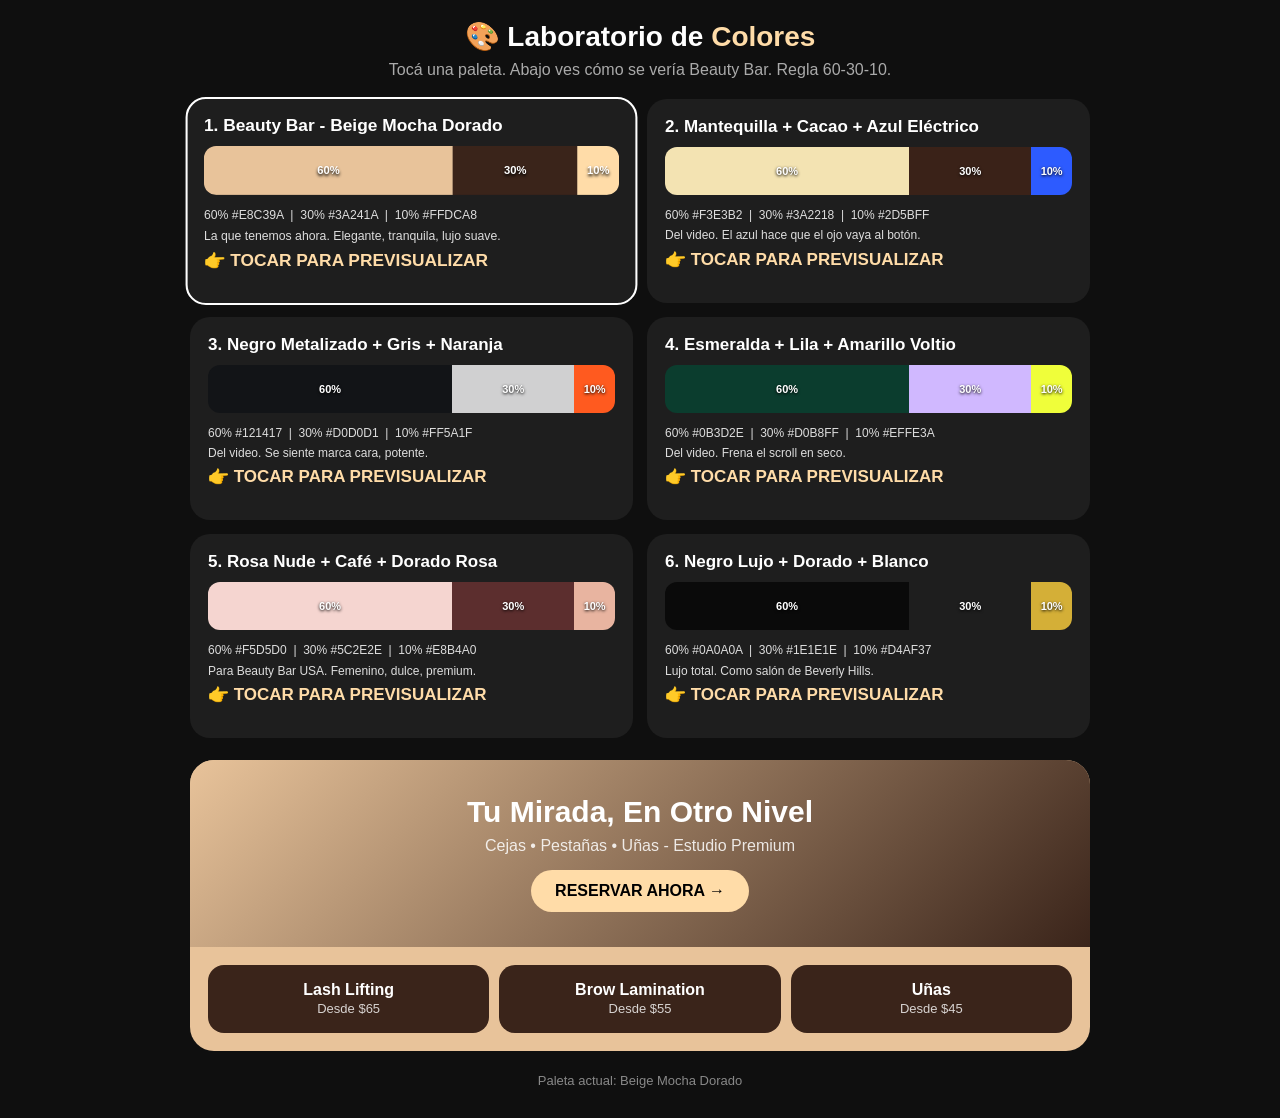
<file: colores.html>
<!DOCTYPE html>
<html lang="es"><head><meta charset="UTF-8"><meta name="viewport" content="width=device-width, initial-scale=1.0">
<title>Laboratorio de Colores - Beauty Bar</title>
<style>
*{margin:0;padding:0;box-sizing:border-box;font-family:'Segoe UI',sans-serif}
body{background:#0f0f0f;color:#fff;padding:20px}
h1{font-size:28px;text-align:center} h1 span{color:#FFDCA8}
p.sub{text-align:center;color:#aaa;margin:8px 0 20px}
.grid{display:grid;grid-template-columns:1fr 1fr;gap:14px;max-width:900px;margin:0 auto}
@media(max-width:600px){.grid{grid-template-columns:1fr}}
.opt{border-radius:20px;padding:16px;cursor:pointer;border:2px solid transparent;text-align:left}
.opt.active{border-color:#fff;transform:scale(1.02)}
.opt b{font-size:17px;display:block;margin-bottom:10px}
.bar{display:flex;height:48px;border-radius:12px;overflow:hidden;margin-bottom:10px}
.bar div{display:flex;align-items:center;justify-content:center;font-size:11px;font-weight:700;color:#fff;text-shadow:0 1px 3px #000}
.hex{font-size:12px;color:#ddd;line-height:1.7}
/* PREVIEW */
.preview{max-width:900px;margin:22px auto;border-radius:24px;overflow:hidden;background:var(--c1);transition:.3s}
.prev-hero{padding:35px 20px;text-align:center;background:linear-gradient(135deg,var(--c1),var(--c2))}
.prev-hero h2{font-size:30px;color:#fff}
.prev-hero p{color:#fff;opacity:.85;margin:8px 0 15px}
.prev-btn{display:inline-block;padding:12px 24px;border-radius:100px;background:var(--c3);color:#000;font-weight:800}
.prev-cards{display:flex;gap:10px;padding:18px}
.prev-cards div{flex:1;background:var(--c2);border-radius:16px;padding:16px;text-align:center}
.prev-cards b{color:#fff}.prev-cards span{color:#fff;opacity:.8;font-size:13px}
.note{max-width:900px;margin:10px auto;text-align:center;color:#888;font-size:13px}
</style></head>
<body>
<h1>🎨 Laboratorio de <span>Colores</span></h1>
<p class="sub">Tocá una paleta. Abajo ves cómo se vería Beauty Bar. Regla 60-30-10.</p>

<div class="grid" id="grid"></div>

<div class="preview" id="preview">
<div class="prev-hero"><h2>Tu Mirada, En Otro Nivel</h2><p>Cejas • Pestañas • Uñas - Estudio Premium</p><span class="prev-btn">RESERVAR AHORA →</span></div>
<div class="prev-cards"><div><b>Lash Lifting</b><br><span>Desde $65</span></div><div><b>Brow Lamination</b><br><span>Desde $55</span></div><div><b>Uñas</b><br><span>Desde $45</span></div></div>
</div>
<p class="note" id="note">Paleta actual: Beige Mocha Dorado</p>

<script>
const paletas=[
{name:"1. Beauty Bar - Beige Mocha Dorado",c1:"#E8C39A",c2:"#3A241A",c3:"#FFDCA8",desc:"La que tenemos ahora. Elegante, tranquila, lujo suave."},
{name:"2. Mantequilla + Cacao + Azul Eléctrico",c1:"#F3E3B2",c2:"#3A2218",c3:"#2D5BFF",desc:"Del video. El azul hace que el ojo vaya al botón."},
{name:"3. Negro Metalizado + Gris + Naranja",c1:"#121417",c2:"#D0D0D1",c3:"#FF5A1F",desc:"Del video. Se siente marca cara, potente."},
{name:"4. Esmeralda + Lila + Amarillo Voltio",c1:"#0B3D2E",c2:"#D0B8FF",c3:"#EFFE3A",desc:"Del video. Frena el scroll en seco."},
{name:"5. Rosa Nude + Café + Dorado Rosa",c1:"#F5D5D0",c2:"#5C2E2E",c3:"#E8B4A0",desc:"Para Beauty Bar USA. Femenino, dulce, premium."},
{name:"6. Negro Lujo + Dorado + Blanco",c1:"#0A0A0A",c2:"#1E1E1E",c3:"#D4AF37",desc:"Lujo total. Como salón de Beverly Hills."},
];
const grid=document.getElementById('grid');
paletas.forEach((p,i)=>{
let d=document.createElement('div');d.className='opt'+(i==0?' active':'');
d.style.background='#1e1e1e';
d.innerHTML=`<b>${p.name}</b><div class="bar"><div style="flex:6;background:${p.c1}">60%</div><div style="flex:3;background:${p.c2}">30%</div><div style="flex:1;background:${p.c3}">10%</div></div><div class="hex">60% ${p.c1} &nbsp;|&nbsp; 30% ${p.c2} &nbsp;|&nbsp; 10% ${p.c3}<br>${p.desc}<br><b style="color:#FFDCA8">👉 TOCAR PARA PREVISUALIZAR</b></div>`;
d.onclick=()=>{
document.querySelectorAll('.opt').forEach(o=>o.classList.remove('active'));d.classList.add('active');
let pv=document.getElementById('preview');pv.style.setProperty('--c1',p.c1);pv.style.setProperty('--c2',p.c2);pv.style.setProperty('--c3',p.c3);
document.getElementById('note').innerText=`Paleta actual: ${p.name} - Copiá estos códigos: ${p.c1} / ${p.c2} / ${p.c3}`;
};
grid.appendChild(d);
});
// inicial
let pv=document.getElementById('preview');pv.style.setProperty('--c1','#E8C39A');pv.style.setProperty('--c2','#3A241A');pv.style.setProperty('--c3','#FFDCA8');
</script>
</body></html>
</file>
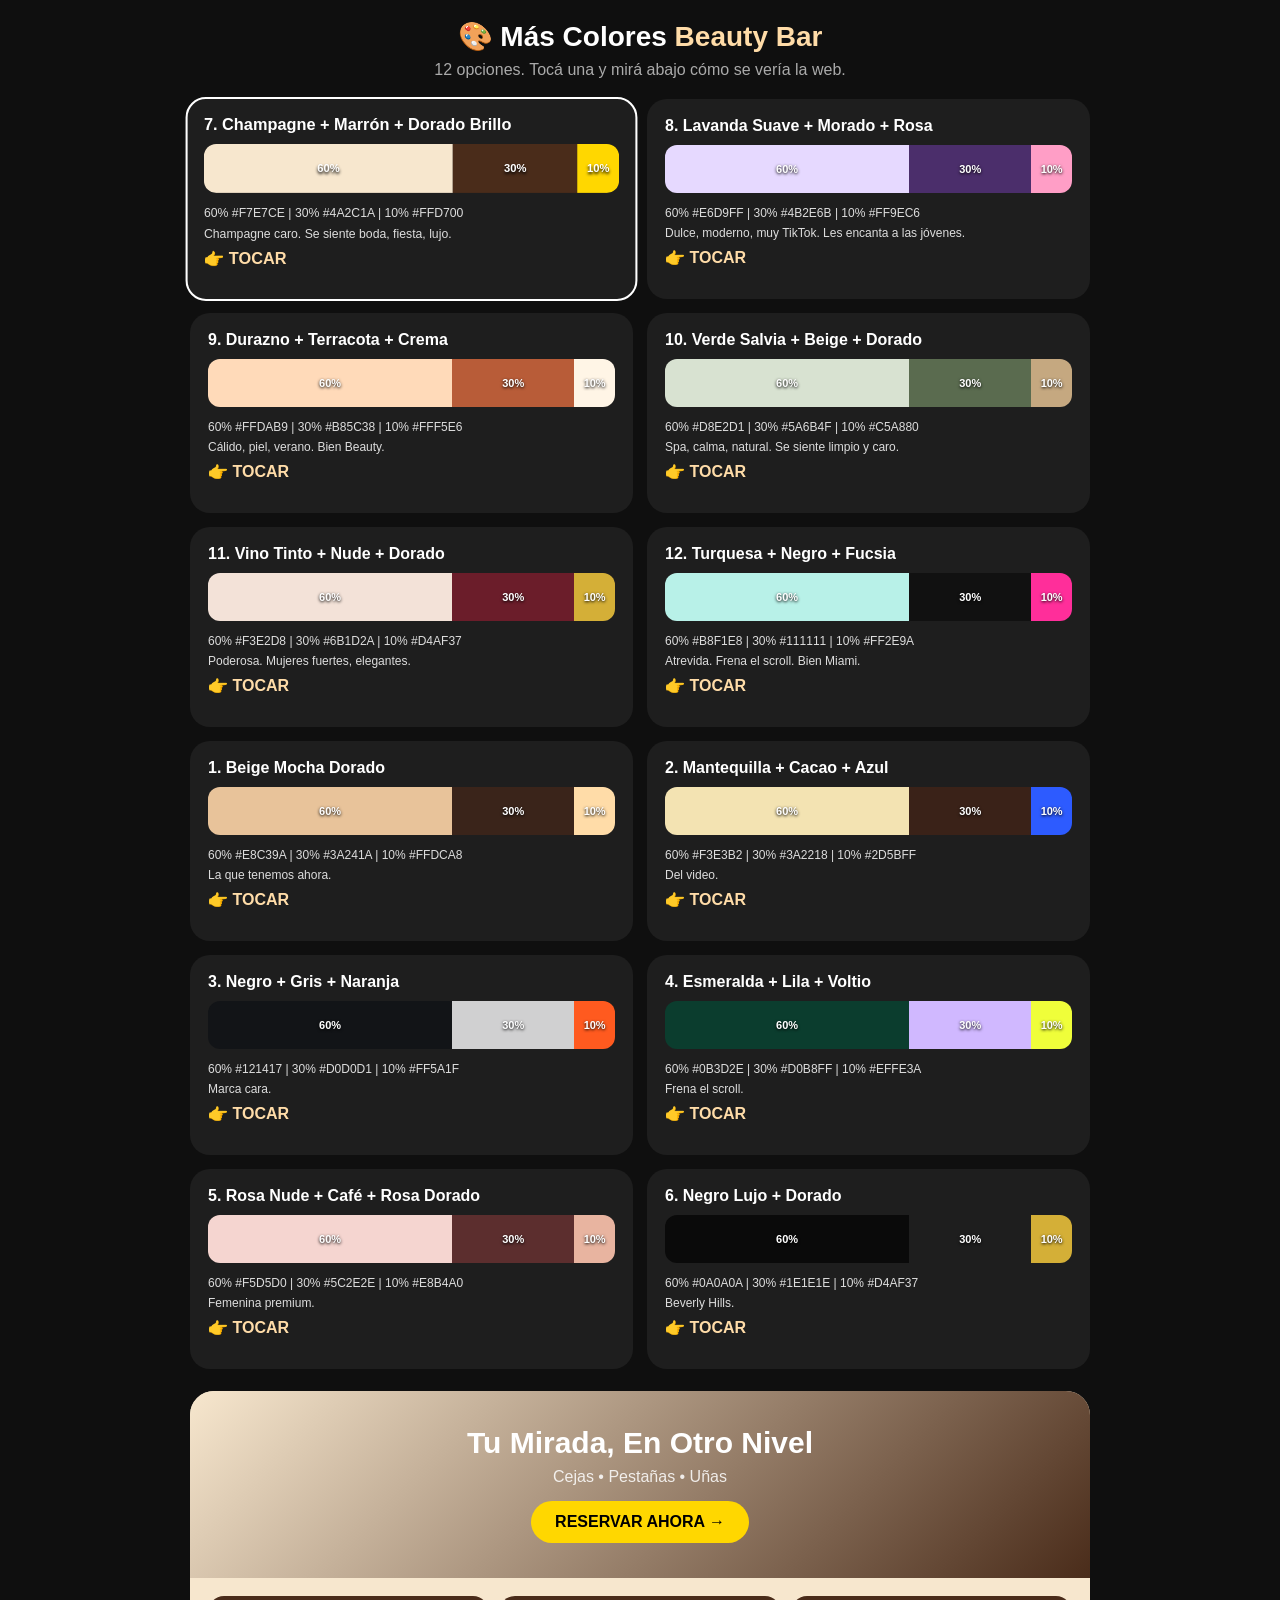
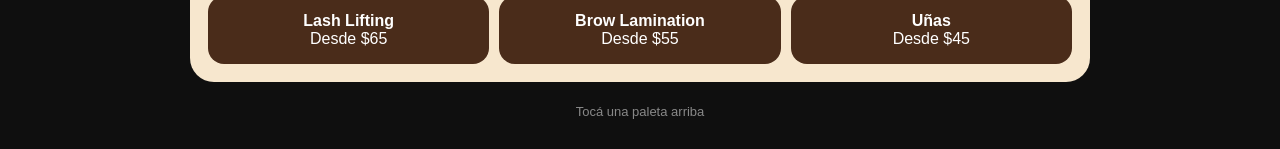
<file: colores2.html>
<!DOCTYPE html>
<html lang="es"><head><meta charset="UTF-8"><meta name="viewport" content="width=device-width, initial-scale=1.0">
<title>Más Colores - Beauty Bar</title>
<style>
*{margin:0;padding:0;box-sizing:border-box;font-family:'Segoe UI',sans-serif}
body{background:#0f0f0f;color:#fff;padding:20px}
h1{font-size:28px;text-align:center} h1 span{color:#FFDCA8}
p.sub{text-align:center;color:#aaa;margin:8px 0 20px}
.grid{display:grid;grid-template-columns:1fr 1fr;gap:14px;max-width:900px;margin:0 auto}
@media(max-width:600px){.grid{grid-template-columns:1fr}}
.opt{border-radius:20px;padding:16px;cursor:pointer;border:2px solid transparent;text-align:left;background:#1e1e1e}
.opt.active{border-color:#fff;transform:scale(1.02)}
.opt b{font-size:16px;display:block;margin-bottom:10px}
.bar{display:flex;height:48px;border-radius:12px;overflow:hidden;margin-bottom:10px}
.bar div{display:flex;align-items:center;justify-content:center;font-size:11px;font-weight:700;color:#fff;text-shadow:0 1px 3px #000}
.hex{font-size:12px;color:#ddd;line-height:1.7}
.preview{max-width:900px;margin:22px auto;border-radius:24px;overflow:hidden;background:var(--c1)}
.prev-hero{padding:35px 20px;text-align:center;background:linear-gradient(135deg,var(--c1),var(--c2))}
.prev-hero h2{font-size:30px;color:#fff}
.prev-hero p{color:#fff;opacity:.85;margin:8px 0 15px}
.prev-btn{display:inline-block;padding:12px 24px;border-radius:100px;background:var(--c3);color:#000;font-weight:800}
.prev-cards{display:flex;gap:10px;padding:18px}
.prev-cards div{flex:1;background:var(--c2);border-radius:16px;padding:16px;text-align:center}
.note{max-width:900px;margin:10px auto;text-align:center;color:#888;font-size:13px}
</style></head>
<body>
<h1>🎨 Más Colores <span>Beauty Bar</span></h1>
<p class="sub">12 opciones. Tocá una y mirá abajo cómo se vería la web.</p>
<div class="grid" id="grid"></div>
<div class="preview" id="preview">
<div class="prev-hero"><h2>Tu Mirada, En Otro Nivel</h2><p>Cejas • Pestañas • Uñas</p><span class="prev-btn">RESERVAR AHORA →</span></div>
<div class="prev-cards"><div><b>Lash Lifting</b><br><span>Desde $65</span></div><div><b>Brow Lamination</b><br><span>Desde $55</span></div><div><b>Uñas</b><br><span>Desde $45</span></div></div>
</div>
<p class="note" id="note">Tocá una paleta arriba</p>
<script>
const paletas=[
{name:"7. Champagne + Marrón + Dorado Brillo",c1:"#F7E7CE",c2:"#4A2C1A",c3:"#FFD700",desc:"Champagne caro. Se siente boda, fiesta, lujo."},
{name:"8. Lavanda Suave + Morado + Rosa",c1:"#E6D9FF",c2:"#4B2E6B",c3:"#FF9EC6",desc:"Dulce, moderno, muy TikTok. Les encanta a las jóvenes."},
{name:"9. Durazno + Terracota + Crema",c1:"#FFDAB9",c2:"#B85C38",c3:"#FFF5E6",desc:"Cálido, piel, verano. Bien Beauty."},
{name:"10. Verde Salvia + Beige + Dorado",c1:"#D8E2D1",c2:"#5A6B4F",c3:"#C5A880",desc:"Spa, calma, natural. Se siente limpio y caro."},
{name:"11. Vino Tinto + Nude + Dorado",c1:"#F3E2D8",c2:"#6B1D2A",c3:"#D4AF37",desc:"Poderosa. Mujeres fuertes, elegantes."},
{name:"12. Turquesa + Negro + Fucsia",c1:"#B8F1E8",c2:"#111111",c3:"#FF2E9A",desc:"Atrevida. Frena el scroll. Bien Miami."},
{name:"1. Beige Mocha Dorado",c1:"#E8C39A",c2:"#3A241A",c3:"#FFDCA8",desc:"La que tenemos ahora."},
{name:"2. Mantequilla + Cacao + Azul",c1:"#F3E3B2",c2:"#3A2218",c3:"#2D5BFF",desc:"Del video."},
{name:"3. Negro + Gris + Naranja",c1:"#121417",c2:"#D0D0D1",c3:"#FF5A1F",desc:"Marca cara."},
{name:"4. Esmeralda + Lila + Voltio",c1:"#0B3D2E",c2:"#D0B8FF",c3:"#EFFE3A",desc:"Frena el scroll."},
{name:"5. Rosa Nude + Café + Rosa Dorado",c1:"#F5D5D0",c2:"#5C2E2E",c3:"#E8B4A0",desc:"Femenina premium."},
{name:"6. Negro Lujo + Dorado",c1:"#0A0A0A",c2:"#1E1E1E",c3:"#D4AF37",desc:"Beverly Hills."},
];
const grid=document.getElementById('grid');
paletas.forEach((p,i)=>{
let d=document.createElement('div');d.className='opt'+(i==0?' active':'');
d.innerHTML=`<b>${p.name}</b><div class="bar"><div style="flex:6;background:${p.c1}">60%</div><div style="flex:3;background:${p.c2}">30%</div><div style="flex:1;background:${p.c3}">10%</div></div><div class="hex">60% ${p.c1} | 30% ${p.c2} | 10% ${p.c3}<br>${p.desc}<br><b style="color:#FFDCA8">👉 TOCAR</b></div>`;
d.onclick=()=>{
document.querySelectorAll('.opt').forEach(o=>o.classList.remove('active'));d.classList.add('active');
let pv=document.getElementById('preview');pv.style.setProperty('--c1',p.c1);pv.style.setProperty('--c2',p.c2);pv.style.setProperty('--c3',p.c3);
document.getElementById('note').innerText=`Elegiste: ${p.name} - Códigos: ${p.c1} / ${p.c2} / ${p.c3}`;
document.getElementById('preview').scrollIntoView({behavior:'smooth', block:'center'});
};grid.appendChild(d);
});
let pv=document.getElementById('preview');pv.style.setProperty('--c1','#F7E7CE');pv.style.setProperty('--c2','#4A2C1A');pv.style.setProperty('--c3','#FFD700');
</script>
</body></html>
</file>
